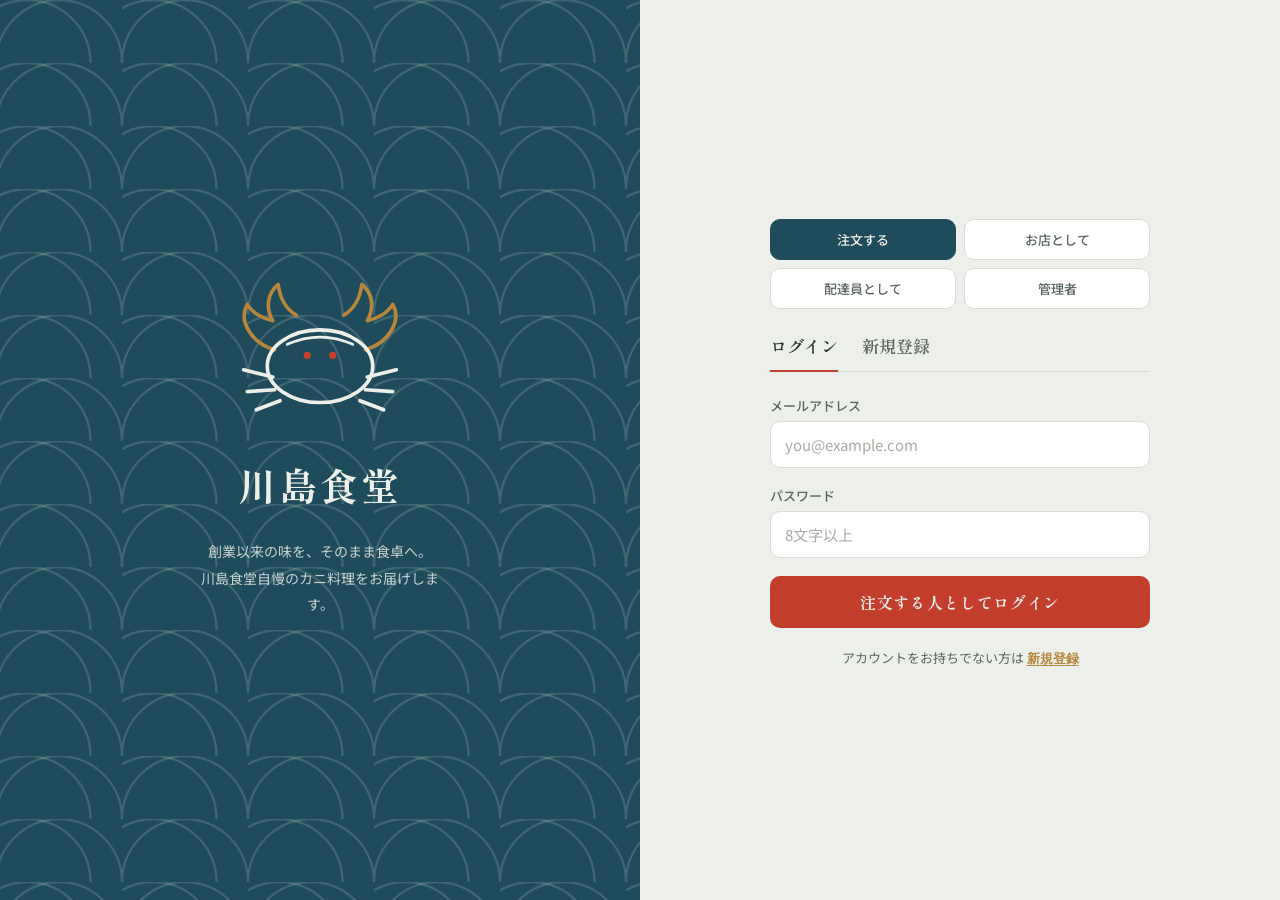
<file: index.html>
<!DOCTYPE html>
<html lang="ja">
<head>
<meta charset="UTF-8">
<meta name="viewport" content="width=device-width, initial-scale=1.0">
<title>川島食堂 | ログイン</title>
<link rel="preconnect" href="https://fonts.googleapis.com">
<link href="https://fonts.googleapis.com/css2?family=Shippori+Mincho:wght@600;700&family=Noto+Sans+JP:wght@400;500;700&display=swap" rel="stylesheet">
<link rel="stylesheet" href="css/style.css">
</head>
<body>

  <div class="page">
    <div class="brand-panel">
      <svg class="wave-texture" aria-hidden="true" viewBox="0 0 400 400" preserveAspectRatio="xMidYMid slice">
        <defs>
          <pattern id="seigaiha" width="56" height="28" patternUnits="userSpaceOnUse">
            <path d="M0 28 A28 28 0 0 1 28 0 A28 28 0 0 1 56 28" fill="none" stroke="#EDEFEA" stroke-width="1" opacity="0.16"/>
            <path d="M-14 28 A28 28 0 0 1 14 0 A28 28 0 0 1 42 28" fill="none" stroke="#EDEFEA" stroke-width="1" opacity="0.16"/>
          </pattern>
        </defs>
        <rect width="400" height="400" fill="url(#seigaiha)"/>
      </svg>

      <div class="crab-scene" aria-hidden="true">
        <svg viewBox="0 0 220 180" class="crab-svg">
          <g class="claw claw-left">
            <path d="M60 90 C34 82 20 58 30 40 C36 50 48 56 58 58 C50 44 52 28 64 18 C66 34 74 46 84 52" fill="none" stroke="#B8863B" stroke-width="4" stroke-linecap="round" stroke-linejoin="round"/>
          </g>
          <g class="claw claw-right">
            <path d="M160 90 C186 82 200 58 190 40 C184 50 172 56 162 58 C170 44 168 28 156 18 C154 34 146 46 136 52" fill="none" stroke="#B8863B" stroke-width="4" stroke-linecap="round" stroke-linejoin="round"/>
          </g>
          <ellipse cx="110" cy="108" rx="58" ry="40" fill="none" stroke="#EDEFEA" stroke-width="4"/>
          <path d="M74 84 Q110 68 146 84" fill="none" stroke="#EDEFEA" stroke-width="3" stroke-linecap="round"/>
          <line x1="58" y1="120" x2="26" y2="112" stroke="#EDEFEA" stroke-width="4" stroke-linecap="round"/>
          <line x1="60" y1="134" x2="30" y2="136" stroke="#EDEFEA" stroke-width="4" stroke-linecap="round"/>
          <line x1="66" y1="146" x2="40" y2="156" stroke="#EDEFEA" stroke-width="4" stroke-linecap="round"/>
          <line x1="162" y1="120" x2="194" y2="112" stroke="#EDEFEA" stroke-width="4" stroke-linecap="round"/>
          <line x1="160" y1="134" x2="190" y2="136" stroke="#EDEFEA" stroke-width="4" stroke-linecap="round"/>
          <line x1="154" y1="146" x2="180" y2="156" stroke="#EDEFEA" stroke-width="4" stroke-linecap="round"/>
          <circle cx="96" cy="96" r="4" fill="#C43E2E"/>
          <circle cx="124" cy="96" r="4" fill="#C43E2E"/>
        </svg>
      </div>
      <h1 class="brand-title">川島食堂</h1>
      <p class="brand-copy">創業以来の味を、そのまま食卓へ。<br>川島食堂自慢のカニ料理をお届けします。</p>
    </div>

    <div class="form-panel">
      <div class="form-card">

        <div class="role-tabs" role="tablist" aria-label="ログインするロールを選択">
          <button type="button" class="role-tab is-active" data-role="customer" role="tab" aria-selected="true">注文する</button>
          <button type="button" class="role-tab" data-role="store" role="tab" aria-selected="false">お店として</button>
          <button type="button" class="role-tab" data-role="courier" role="tab" aria-selected="false">配達員として</button>
          <button type="button" class="role-tab" data-role="admin" role="tab" aria-selected="false">管理者</button>
        </div>

        <div class="mode-switch">
          <button type="button" class="mode-btn is-active" data-mode="login">ログイン</button>
          <button type="button" class="mode-btn" data-mode="register">新規登録</button>
        </div>

        <form id="auth-form" novalidate>
          <div class="field name-field" hidden>
            <label for="name">お名前</label>
            <input type="text" id="name" name="name" autocomplete="name" placeholder="山田 太郎">
          </div>

          <div class="field">
            <label for="email">メールアドレス</label>
            <input type="email" id="email" name="email" autocomplete="email" placeholder="you@example.com" required>
          </div>

          <div class="field">
            <label for="password">パスワード</label>
            <input type="password" id="password" name="password" autocomplete="current-password" placeholder="8文字以上" required minlength="8">
          </div>

          <p class="form-error" id="form-error" role="alert" hidden></p>

          <button type="submit" class="submit-btn" id="submit-btn">注文する人としてログイン</button>
        </form>

        <p class="switch-hint" id="switch-hint">
          アカウントをお持ちでない方は
          <button type="button" class="link-btn" id="switch-to-register">新規登録</button>
        </p>
      </div>
    </div>
  </div>

  <script src="js/api.js"></script>
  <script src="js/app.js"></script>
</body>
</html>
</file>
<file: css/style.css>
:root {
  --paper: #EDEFEA;
  --paper-deep: #E3E6DE;
  --sea: #1F4C5C;
  --sea-deep: #16363F;
  --crab: #C43E2E;
  --crab-deep: #A83122;
  --gold: #B8863B;
  --ink: #23302E;
  --ink-soft: #5C6660;
  --line: #D8DCD3;
  --white: #FFFFFF;
  --font-display: 'Shippori Mincho', serif;
  --font-body: 'Noto Sans JP', sans-serif;
  --radius: 10px;
}

* { box-sizing: border-box; }

body {
  margin: 0;
  font-family: var(--font-body);
  color: var(--ink);
  background: var(--paper);
}

.page {
  min-height: 100vh;
  display: grid;
  grid-template-columns: 1fr 1fr;
}

/* ---------- 左：ブランドパネル ---------- */
.brand-panel {
  position: relative;
  background: var(--sea);
  color: var(--paper);
  display: flex;
  flex-direction: column;
  align-items: center;
  justify-content: center;
  padding: 48px;
  text-align: center;
  overflow: hidden;
}

.wave-texture {
  position: absolute;
  inset: 0;
  width: 100%;
  height: 100%;
}

.crab-scene {
  position: relative;
  width: 200px;
  margin-bottom: 16px;
}

.crab-svg { width: 100%; height: auto; }

@media (prefers-reduced-motion: no-preference) {
  .claw-left { animation: pinch-left 3.4s ease-in-out infinite; transform-origin: 84px 52px; }
  .claw-right { animation: pinch-right 3.4s ease-in-out infinite; transform-origin: 136px 52px; }
}

@keyframes pinch-left {
  0%, 100% { transform: rotate(0deg); }
  50% { transform: rotate(-4deg); }
}
@keyframes pinch-right {
  0%, 100% { transform: rotate(0deg); }
  50% { transform: rotate(4deg); }
}

.brand-title {
  position: relative;
  font-family: var(--font-display);
  font-weight: 700;
  font-size: 38px;
  margin: 4px 0 12px;
  letter-spacing: 0.08em;
  color: var(--paper);
}

.brand-copy {
  position: relative;
  font-size: 14px;
  line-height: 1.9;
  color: var(--paper);
  opacity: 0.82;
  max-width: 260px;
}

/* ---------- 右：フォームパネル ---------- */
.form-panel {
  display: flex;
  align-items: center;
  justify-content: center;
  padding: 32px;
}

.form-card {
  width: 100%;
  max-width: 380px;
}

.role-tabs {
  display: grid;
  grid-template-columns: 1fr 1fr;
  gap: 8px;
  margin-bottom: 24px;
}

.role-tab {
  font-family: var(--font-body);
  font-size: 13px;
  font-weight: 500;
  padding: 10px 8px;
  border-radius: var(--radius);
  border: 1px solid var(--line);
  background: var(--white);
  color: var(--ink-soft);
  cursor: pointer;
  transition: background 0.15s, border-color 0.15s, color 0.15s;
}

.role-tab:hover { border-color: var(--gold); }

.role-tab.is-active {
  background: var(--sea);
  border-color: var(--sea);
  color: var(--paper);
}

.role-tab:focus-visible,
.mode-btn:focus-visible,
.submit-btn:focus-visible,
.link-btn:focus-visible,
input:focus-visible {
  outline: 2px solid var(--gold);
  outline-offset: 2px;
}

.mode-switch {
  display: flex;
  gap: 24px;
  border-bottom: 1px solid var(--line);
  margin-bottom: 24px;
}

.mode-btn {
  font-family: var(--font-display);
  font-size: 17px;
  font-weight: 600;
  background: none;
  border: none;
  padding: 0 0 12px;
  color: var(--ink-soft);
  cursor: pointer;
  border-bottom: 2px solid transparent;
  margin-bottom: -1px;
}

.mode-btn.is-active {
  color: var(--ink);
  border-bottom-color: var(--crab);
}

.field {
  margin-bottom: 18px;
}

.field label {
  display: block;
  font-size: 13px;
  font-weight: 500;
  color: var(--ink-soft);
  margin-bottom: 6px;
}

.field input {
  width: 100%;
  padding: 12px 14px;
  font-family: var(--font-body);
  font-size: 15px;
  border: 1px solid var(--line);
  border-radius: var(--radius);
  background: var(--white);
  color: var(--ink);
}

.field input::placeholder { color: #A6ADA3; }

.form-error {
  background: #F6E4E0;
  color: var(--crab-deep);
  font-size: 13px;
  padding: 10px 12px;
  border-radius: 8px;
  margin: -4px 0 16px;
}

.submit-btn {
  width: 100%;
  padding: 14px;
  font-family: var(--font-display);
  font-size: 16px;
  font-weight: 700;
  letter-spacing: 0.04em;
  color: var(--paper);
  background: var(--crab);
  border: none;
  border-radius: var(--radius);
  cursor: pointer;
  transition: background 0.15s, transform 0.1s;
}

.submit-btn:hover { background: var(--crab-deep); }
.submit-btn:active { transform: scale(0.99); }

.switch-hint {
  text-align: center;
  font-size: 13px;
  color: var(--ink-soft);
  margin-top: 20px;
}

.link-btn {
  background: none;
  border: none;
  color: var(--gold);
  font-weight: 700;
  font-size: 13px;
  cursor: pointer;
  padding: 0;
  text-decoration: underline;
  text-underline-offset: 2px;
}

/* ---------- レスポンシブ ---------- */
@media (max-width: 860px) {
  .page { grid-template-columns: 1fr; }
  .brand-panel { padding: 32px 24px; }
  .crab-scene { width: 140px; }
  .brand-title { font-size: 28px; }
  .form-panel { padding: 24px; }
}
</file>
<file: css/screens.css>
/* ------------------------------------------------------------------
   モバイル画面共通コンポーネント（customer / store / courier / admin）
------------------------------------------------------------------ */

.app-shell {
  max-width: 480px;
  margin: 0 auto;
  min-height: 100vh;
  background: var(--paper);
  display: flex;
  flex-direction: column;
}

.app-header {
  position: sticky;
  top: 0;
  z-index: 10;
  background: var(--sea);
  color: var(--paper);
  padding: 14px 16px;
  display: flex;
  align-items: center;
  gap: 10px;
}

.app-header .back-btn {
  background: none;
  border: none;
  color: var(--paper);
  font-size: 20px;
  line-height: 1;
  cursor: pointer;
  padding: 2px 4px;
}
.app-header .back-btn:focus-visible { outline: 2px solid var(--gold); outline-offset: 2px; }

.app-header h1 {
  font-family: var(--font-display);
  font-size: 16px;
  font-weight: 700;
  margin: 0;
  flex: 1;
  letter-spacing: 0.02em;
}

.app-header .header-sub {
  font-size: 11px;
  color: var(--paper);
  opacity: 0.8;
}

.app-header .logout-btn {
  font-family: var(--font-body);
  font-size: 11px;
  background: transparent;
  border: 1px solid rgba(237,239,234,0.4);
  color: var(--paper);
  padding: 5px 10px;
  border-radius: 8px;
  cursor: pointer;
}
.app-header .logout-btn:hover { background: rgba(237,239,234,0.12); }

.app-main {
  flex: 1;
  padding: 14px 16px 24px;
}

.app-main.has-sticky-bar { padding-bottom: 96px; }

/* ---------- 検索・タブ ---------- */
.search-input {
  width: 100%;
  padding: 10px 14px;
  font-family: var(--font-body);
  font-size: 14px;
  border: 1px solid var(--line);
  border-radius: var(--radius);
  background: var(--white);
  color: var(--ink);
  margin-bottom: 14px;
}
.search-input::placeholder { color: #A6ADA3; }

.pill-tabs {
  display: flex;
  gap: 8px;
  overflow-x: auto;
  margin-bottom: 14px;
  padding-bottom: 2px;
}
.pill-tab {
  flex: 0 0 auto;
  font-family: var(--font-body);
  font-size: 12px;
  font-weight: 500;
  padding: 6px 14px;
  border-radius: 999px;
  border: 1px solid var(--line);
  background: var(--white);
  color: var(--ink-soft);
  cursor: pointer;
  white-space: nowrap;
}
.pill-tab.is-active { background: var(--sea); border-color: var(--sea); color: var(--paper); }

/* ---------- カード ---------- */
.card-list { display: flex; flex-direction: column; gap: 10px; }

.card {
  background: var(--white);
  border: 1px solid var(--line);
  border-radius: 12px;
  padding: 12px 14px;
}

.card-link {
  display: block;
  text-decoration: none;
  color: inherit;
}

.store-card { display: flex; flex-direction: column; overflow: hidden; padding: 0; }
.store-card .thumb { height: 76px; background: var(--paper-deep); }
.store-card .thumb.accent-crab { background: #F0D9D3; }
.store-card .thumb.accent-gold { background: #EFE2CB; }
.store-card .thumb.accent-sea { background: #D6E1E4; }
.store-card .body { padding: 10px 12px; }
.store-card .name { font-size: 14px; font-weight: 500; margin: 0 0 4px; color: var(--ink); }
.store-card .meta { font-size: 12px; color: var(--ink-soft); margin: 0; }

.menu-card { display: flex; gap: 10px; align-items: center; }
.menu-card .thumb { width: 44px; height: 44px; border-radius: 8px; background: var(--paper-deep); flex: 0 0 auto; }
.menu-card .body { flex: 1; }
.menu-card .name { font-size: 13px; font-weight: 500; margin: 0 0 2px; color: var(--ink); }
.menu-card .price { font-size: 12px; color: var(--gold); margin: 0; font-weight: 500; }
.menu-card .draft-note { font-size: 11px; color: var(--ink-soft); }
.menu-card.is-draft { opacity: 0.6; }

.add-btn {
  width: 26px; height: 26px; border-radius: 50%;
  border: none; background: var(--crab); color: var(--white);
  font-size: 16px; line-height: 1; cursor: pointer; flex: 0 0 auto;
}
.add-btn:hover { background: var(--crab-deep); }

.icon-btn {
  width: 28px; height: 28px; border-radius: 8px;
  border: 1px solid var(--line); background: var(--white); color: var(--ink-soft);
  font-size: 13px; cursor: pointer; flex: 0 0 auto;
}
.icon-btn:hover { border-color: var(--gold); color: var(--ink); }

/* ---------- バッジ ---------- */
.badge {
  display: inline-block;
  font-size: 10px;
  font-weight: 500;
  padding: 3px 9px;
  border-radius: 999px;
  white-space: nowrap;
}
.badge-wait     { background: #F0D9D3; color: var(--crab-deep); }
.badge-progress { background: #EFE2CB; color: #8a611f; }
.badge-done     { background: #D6E1E4; color: var(--sea-deep); }
.badge-cancel   { background: #F0D9D3; color: var(--crab-deep); }

/* ---------- 数量ステッパー ---------- */
.qty-stepper { display: flex; align-items: center; gap: 8px; }
.qty-stepper button {
  width: 24px; height: 24px; border-radius: 6px;
  border: 1px solid var(--line); background: var(--white); color: var(--ink);
  font-size: 14px; line-height: 1; cursor: pointer;
}
.qty-stepper button:hover { border-color: var(--gold); }
.qty-stepper .qty-value { font-size: 13px; min-width: 16px; text-align: center; }

/* ---------- ボタン ---------- */
.btn-block {
  display: block;
  width: 100%;
  text-align: center;
  padding: 12px;
  font-family: var(--font-display);
  font-size: 14px;
  font-weight: 700;
  border-radius: var(--radius);
  border: none;
  cursor: pointer;
  text-decoration: none;
  box-sizing: border-box;
}
.btn-primary { background: var(--crab); color: var(--white); }
.btn-primary:hover { background: var(--crab-deep); }
.btn-secondary { background: var(--sea); color: var(--paper); }
.btn-secondary:hover { background: var(--sea-deep); }
.btn-outline { background: var(--white); color: var(--ink-soft); border: 1px solid var(--line); }
.btn-outline:hover { border-color: var(--gold); color: var(--ink); }
.btn-block:disabled { opacity: 0.5; cursor: not-allowed; }

.btn-sm { padding: 8px; font-size: 12px; }

/* ---------- 選択チップ（受取方法など） ---------- */
.choice-group { display: flex; gap: 8px; margin-top: 6px; }
.choice-chip {
  font-size: 12px; padding: 6px 14px; border-radius: 999px;
  border: 1px solid var(--line); background: var(--white); color: var(--ink-soft); cursor: pointer;
}
.choice-chip.is-active { background: var(--sea); border-color: var(--sea); color: var(--paper); }

/* ---------- 下部固定バー ---------- */
.sticky-bar {
  position: sticky;
  bottom: 0;
  background: var(--paper);
  border-top: 1px solid var(--line);
  padding: 10px 16px calc(10px + env(safe-area-inset-bottom));
  margin: 0 -16px 0;
}
.sticky-bar .cart-summary {
  display: flex; justify-content: space-between; align-items: center;
  background: var(--sea); color: var(--paper); border-radius: var(--radius);
  padding: 12px 14px; text-decoration: none; font-size: 13px;
}
.sticky-bar .cart-summary strong { font-weight: 700; }

/* ---------- セクション見出し ---------- */
.section-title { font-family: var(--font-display); font-size: 14px; font-weight: 700; color: var(--ink); margin: 18px 0 8px; }
.section-title:first-child { margin-top: 0; }
.small-note { font-size: 11px; color: var(--ink-soft); margin: 4px 0 0; line-height: 1.6; }

/* ---------- ステータスステッパー（注文詳細） ---------- */
.status-stepper { display: flex; flex-direction: column; }
.status-step { display: flex; gap: 10px; align-items: flex-start; }
.status-step .dot-track { display: flex; flex-direction: column; align-items: center; }
.status-step .dot { width: 10px; height: 10px; border-radius: 50%; background: var(--line); flex: 0 0 auto; margin-top: 2px; }
.status-step .connector { width: 1px; flex: 1; min-height: 20px; background: var(--line); }
.status-step:last-child .connector { display: none; }
.status-step .label { font-size: 12px; color: var(--ink-soft); padding-bottom: 16px; }
.status-step.is-done .dot { background: var(--sea); }
.status-step.is-done .connector { background: var(--sea); }
.status-step.is-current .dot { background: var(--crab); }
.status-step.is-current .label { color: var(--ink); font-weight: 500; }
.status-step.is-cancelled .dot { background: var(--crab); }
.status-step.is-cancelled .label { color: var(--crab-deep); font-weight: 500; }

/* ---------- 統計カード（admin） ---------- */
.stat-grid { display: grid; grid-template-columns: 1fr 1fr; gap: 10px; margin-bottom: 6px; }
.stat-card { background: var(--white); border: 1px solid var(--line); border-radius: 12px; padding: 12px; }
.stat-card .stat-label { font-size: 11px; color: var(--ink-soft); margin: 0 0 4px; }
.stat-card .stat-value { font-size: 22px; font-weight: 700; color: var(--sea); margin: 0; font-family: var(--font-display); }

/* ---------- 空状態 ---------- */
.empty-note {
  text-align: center;
  color: var(--ink-soft);
  font-size: 13px;
  padding: 32px 16px;
  line-height: 1.8;
}

@media (max-width: 520px) {
  .app-shell { max-width: 100%; }
}
</file>
